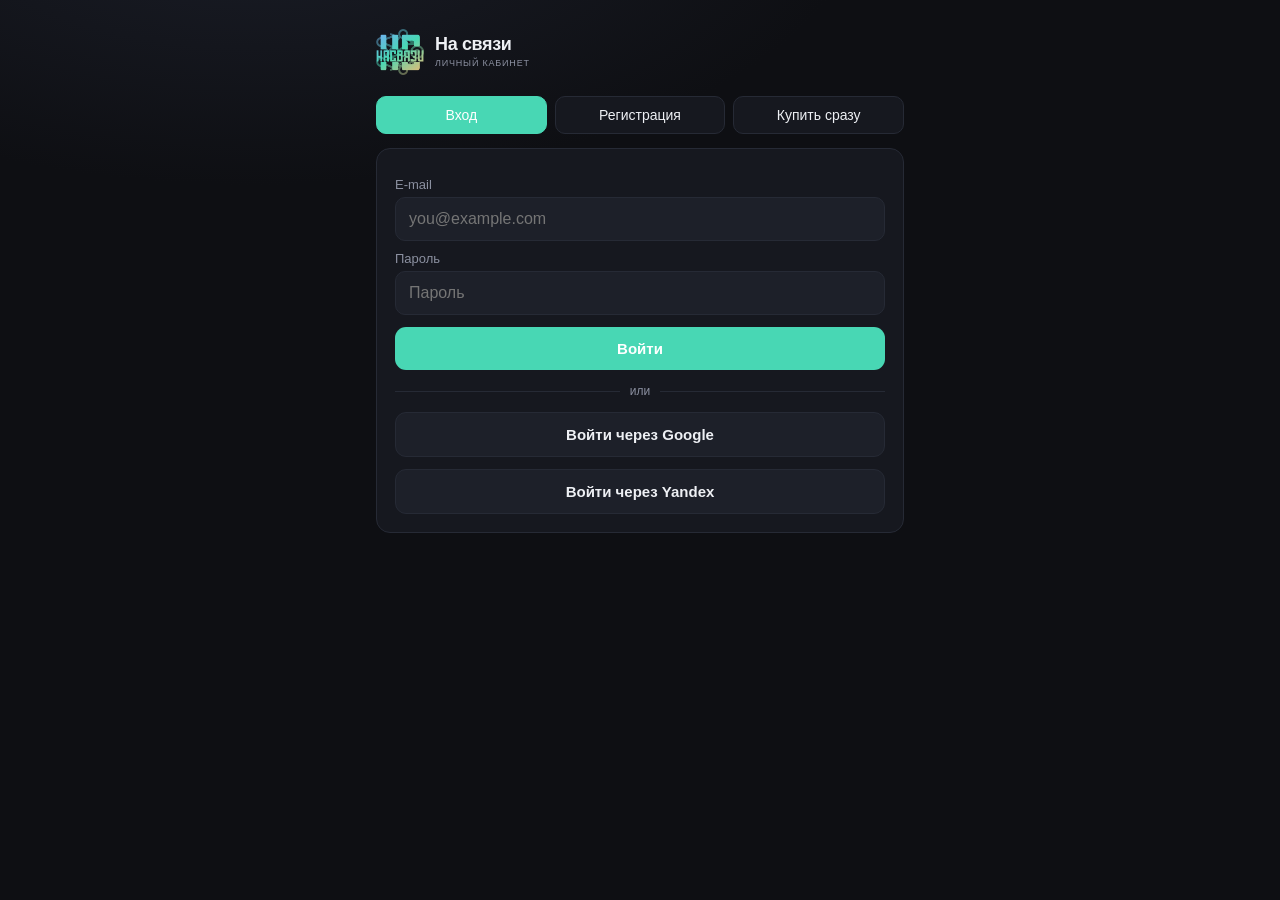
<file: web/index.html>
<!doctype html>
<html lang="ru">
<head>
  <meta charset="utf-8" />
  <meta name="viewport" content="width=device-width, initial-scale=1, viewport-fit=cover" />
  <title>На связи — личный кабинет</title>
  <link rel="stylesheet" href="style.css?v=connect-v2" />
</head>
<body>
  <div id="app"></div>
  <div id="toast"></div>
  <script src="vendor/qrcode.min.js"></script>
  <script src="app.js?v=connect-v2"></script>
</body>
</html>
</file>
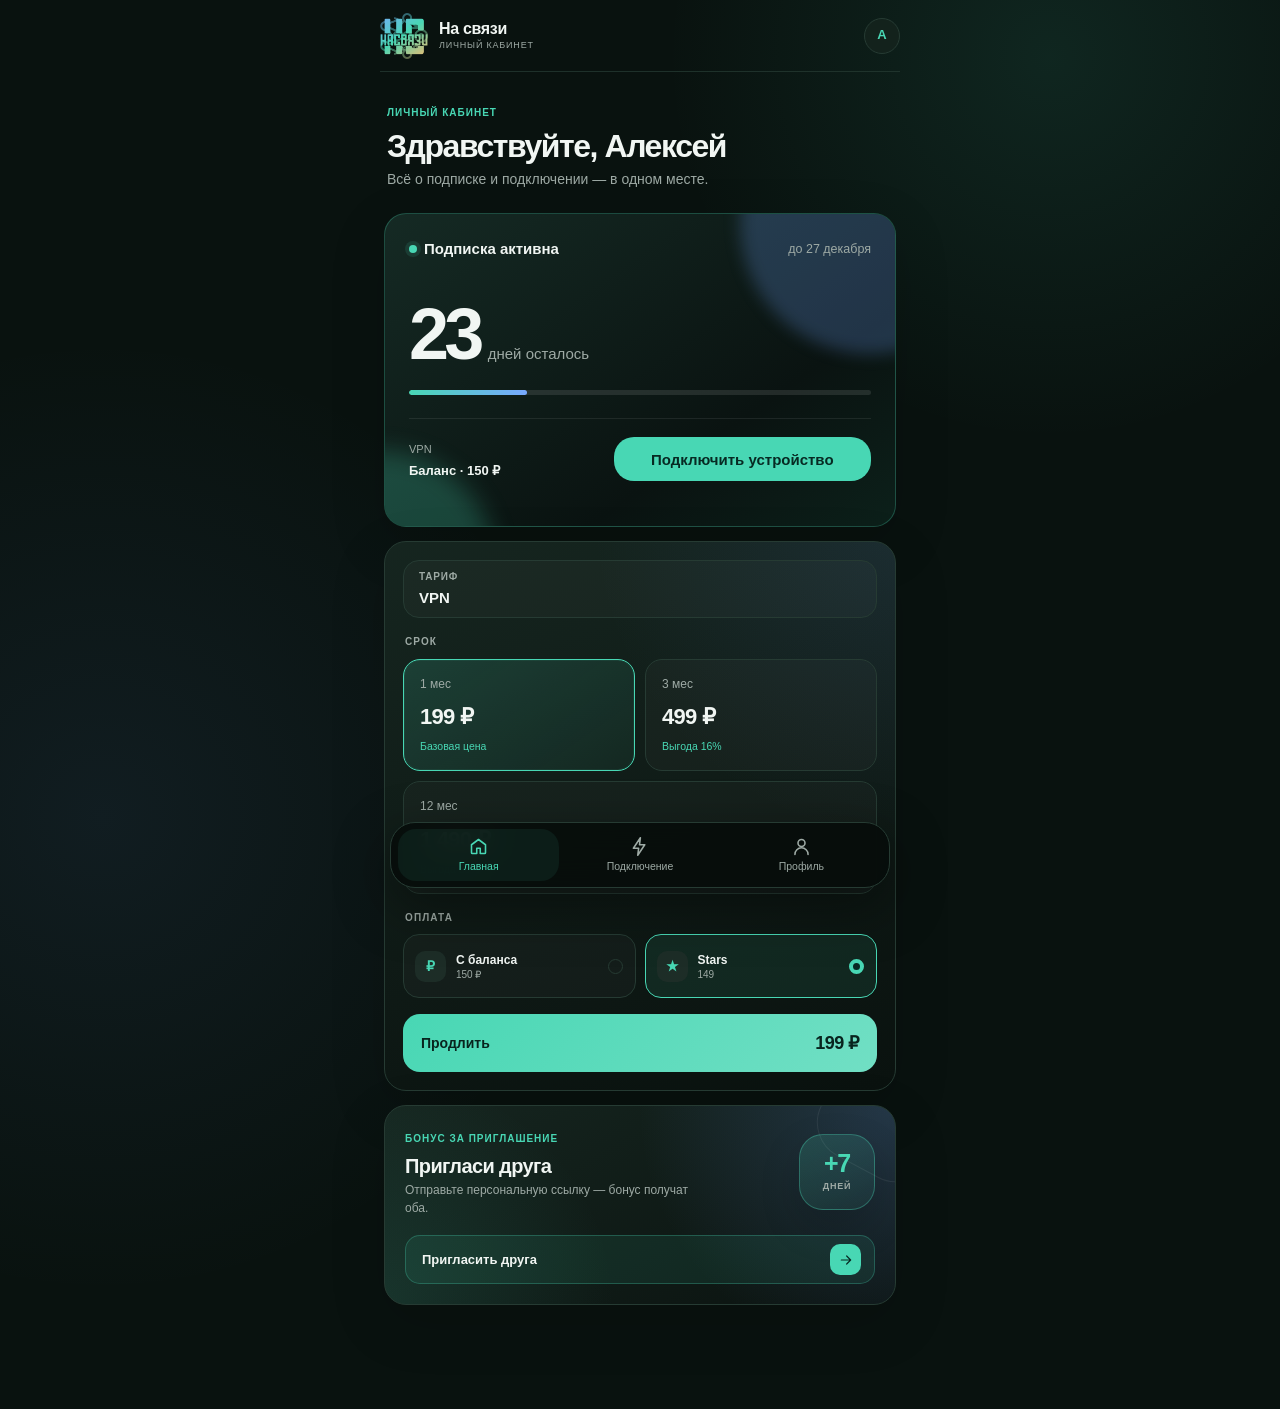
<file: miniapp/app/index.html>
<!doctype html>
<html lang="ru">
  <head>
    <meta charset="utf-8" />
    <meta
      name="viewport"
      content="width=device-width, initial-scale=1, viewport-fit=cover, user-scalable=no"
    />
    <meta name="theme-color" content="#0f1815" />
    <title>На связи</title>
    <link rel="stylesheet" href="app.css?v=connect-v2" />
  </head>
  <body data-variant="a" data-mode="dark">
    <header class="app-header">
      <div class="app-brand">
        <span class="app-brand-logo" aria-hidden="true"></span>
        <span><strong>На связи</strong><small>личный кабинет</small></span>
      </div>
      <span id="appAvatar" class="app-avatar">Н</span>
    </header>
    <div id="screen" class="screen"></div>
    <nav id="tabs" class="tabs">
      <button data-tab="home" class="on"><svg class="t-ico" viewBox="0 0 24 24" aria-hidden="true"><path d="m4 10 8-6 8 6v9a1 1 0 0 1-1 1h-5v-6h-4v6H5a1 1 0 0 1-1-1v-9Z" /></svg><span data-i18n="tabHome">Главная</span></button>
      <button data-tab="connect"><svg class="t-ico" viewBox="0 0 24 24" aria-hidden="true"><path d="M13 2 5 14h6l-1 8 8-12h-6l1-8Z" /></svg><span data-i18n="tabConnect">Подключение</span></button>
      <button data-tab="account"><svg class="t-ico" viewBox="0 0 24 24" aria-hidden="true"><circle cx="12" cy="8" r="4" /><path d="M4.5 21a7.5 7.5 0 0 1 15 0" /></svg><span data-i18n="tabAccount">Профиль</span></button>
    </nav>

    <script src="https://telegram.org/js/telegram-web-app.js"></script>
    <script src="vendor/qrcode.min.js"></script>
    <script src="mock.js"></script>
    <script src="app.js?v=connect-v2"></script>
  </body>
</html>
</file>
<file: web/style.css>
:root {
  --bg: #0e0f13;
  --card: #16181f;
  --card2: #1d2029;
  --line: #262a35;
  --fg: #eef0f4;
  --dim: #8b90a0;
  --acc: #48d7b4;
  --ok: #34c77b;
  --warn: #f5a524;
  --danger: #f0506e;
  --radius: 14px;
}
* { box-sizing: border-box; margin: 0; padding: 0; }
body {
  background: radial-gradient(1100px 500px at 20% -10%, #1a1d27 0%, var(--bg) 55%);
  color: var(--fg);
  font-family: -apple-system, "Segoe UI", Roboto, Inter, sans-serif;
  min-height: 100vh;
  -webkit-font-smoothing: antialiased;
}
#app { max-width: 560px; margin: 0 auto; padding: 22px 16px 64px; }
.brand { display: flex; align-items: center; gap: 11px; margin: 6px 0 20px; }
.brand-mark {
  width: 48px;
  height: 48px;
  flex: 0 0 auto;
  background: linear-gradient(145deg, #78a9ff 0%, #48d7b4 48%, #ffb86b 100%);
  -webkit-mask: url("assets/nasvyazi-logo.png") center / contain no-repeat;
  mask: url("assets/nasvyazi-logo.png") center / contain no-repeat;
  filter: drop-shadow(0 6px 16px rgba(72, 215, 180, .18));
}
.brand-copy { display: grid; line-height: 1.1; }
.brand-copy strong { font-size: 18px; letter-spacing: -.02em; }
.brand-copy small { margin-top: 4px; color: var(--dim); font-size: 9px; letter-spacing: .09em; text-transform: uppercase; }
.card { background: var(--card); border: 1px solid var(--line); border-radius: var(--radius); padding: 18px; margin-bottom: 14px; }
.card h2 { font-size: 16px; margin-bottom: 12px; }
.cap { font-size: 11px; letter-spacing: .6px; text-transform: uppercase; color: var(--dim); margin-bottom: 8px; }
label { display: block; font-size: 13px; color: var(--dim); margin: 10px 0 5px; }
input, select {
  width: 100%; background: var(--card2); border: 1px solid var(--line); color: var(--fg);
  border-radius: 10px; padding: 12px 13px; font-size: 16px; outline: none;
}
input:focus { border-color: var(--acc); }
.btn {
  width: 100%; border: none; border-radius: 11px; padding: 13px; font-size: 15px; font-weight: 650;
  cursor: pointer; margin-top: 12px; transition: filter .15s, transform .05s;
}
.btn:active { transform: translateY(1px); }
.btn:disabled { opacity: .5; cursor: default; }
.btn.primary { background: var(--acc); color: #fff; }
.btn.ghost { background: transparent; color: var(--fg); border: 1px solid var(--line); }
.btn.oauth { background: var(--card2); color: var(--fg); border: 1px solid var(--line); display: flex; align-items: center; justify-content: center; gap: 8px; }
.row { display: flex; gap: 10px; }
.row .btn { margin-top: 0; }
.muted { color: var(--dim); font-size: 13px; }
.tabs { display: flex; gap: 8px; margin-bottom: 14px; }
.tab { flex: 1; text-align: center; padding: 10px; border-radius: 10px; background: var(--card); border: 1px solid var(--line); cursor: pointer; font-size: 14px; }
.tab.on { background: var(--acc); color: #fff; border-color: var(--acc); }
.plan { border: 1px solid var(--line); border-radius: 11px; padding: 12px; margin-bottom: 8px; cursor: pointer; display: flex; justify-content: space-between; align-items: center; }
.plan.on { border-color: var(--acc); background: rgba(76,125,255,.08); }
.plan .name { font-weight: 650; }
.durs { display: flex; gap: 8px; flex-wrap: wrap; margin: 6px 0 4px; }
.dur { flex: 1; min-width: 90px; border: 1px solid var(--line); border-radius: 10px; padding: 9px; text-align: center; cursor: pointer; }
.dur.on { border-color: var(--acc); background: rgba(76,125,255,.08); }
.dur .m { font-size: 12px; color: var(--dim); }
.dur .p { font-weight: 700; }
.pill { display: inline-block; padding: 3px 9px; border-radius: 999px; font-size: 12px; font-weight: 600; }
.pill.ok { background: rgba(52,199,123,.15); color: var(--ok); }
.pill.warn { background: rgba(245,165,36,.15); color: var(--warn); }
.li { display: flex; justify-content: space-between; padding: 9px 0; border-bottom: 1px solid var(--line); font-size: 14px; }
.li:last-child { border-bottom: none; }
.sublink { word-break: break-all; background: var(--card2); border: 1px solid var(--line); border-radius: 10px; padding: 11px; font-family: ui-monospace, monospace; font-size: 12.5px; }
.hint { font-size: 12.5px; color: var(--dim); margin-top: 6px; }
.divider { display: flex; align-items: center; gap: 10px; color: var(--dim); font-size: 12px; margin: 14px 0; }
.divider::before, .divider::after { content: ""; flex: 1; height: 1px; background: var(--line); }
#toast {
  position: fixed; left: 50%; bottom: 24px; transform: translateX(-50%);
  background: #23262f; color: #fff; padding: 11px 16px; border-radius: 10px; font-size: 14px;
  opacity: 0; pointer-events: none; transition: opacity .2s; max-width: 90%; text-align: center;
  border: 1px solid var(--line);
}
#toast.show { opacity: 1; }
.center { text-align: center; }
.link { color: var(--acc); cursor: pointer; }
.connect-center { overflow: hidden; background: radial-gradient(circle at 100% 0, rgba(120,169,255,.13), transparent 42%), var(--card); }
.connect-center h2 { margin-bottom: 4px; font-size: 24px; }
.device-picker { margin: 16px 0 12px; border: 1px solid var(--line); border-radius: 14px; background: var(--card2); overflow: hidden; }
.device-picker summary { min-height: 58px; padding: 0 14px; display: grid; grid-template-columns: 1fr auto auto; align-items: center; gap: 9px; cursor: pointer; list-style: none; }
.device-picker summary::-webkit-details-marker { display: none; }
.device-picker summary span { color: var(--dim); font-size: 12px; }
.device-picker summary i { color: var(--acc); font-size: 18px; font-style: normal; transition: transform .18s; }
.device-picker[open] summary i { transform: rotate(180deg); }
.device-options { padding: 7px; display: grid; grid-template-columns: repeat(2,minmax(0,1fr)); gap: 6px; border-top: 1px solid var(--line); }
.device-options button { min-height: 40px; border: 1px solid transparent; border-radius: 10px; background: var(--card); color: var(--dim); cursor: pointer; }
.device-options button.on { border-color: var(--acc); background: rgba(72,215,180,.1); color: var(--fg); }
.connect-apps { display: grid; grid-template-columns: repeat(2,minmax(0,1fr)); gap: 8px; }
.connect-app { min-height: 66px; padding: 10px; display: flex; align-items: center; gap: 10px; border: 1px solid var(--line); border-radius: 13px; background: var(--card2); color: var(--fg); text-align: left; cursor: pointer; }
.connect-app.on { border-color: var(--acc); background: rgba(72,215,180,.09); }
.connect-app img, .connect-letter { width: 38px; height: 38px; flex: 0 0 auto; border-radius: 11px; object-fit: cover; }
.connect-letter { display: grid; place-items: center; background: linear-gradient(145deg,#78a9ff,#48d7b4); color: #071511; font-weight: 800; }
.connect-app > span:last-child { display: grid; gap: 2px; min-width: 0; }
.connect-app small { color: var(--dim); font-size: 10px; }
.connect-guide { margin-top: 12px; padding: 16px; border: 1px solid rgba(72,215,180,.25); border-radius: 15px; background: rgba(7,18,15,.55); }
.connect-guide h3 { margin: 0 0 6px; font-size: 18px; }
.connect-guide p { margin: 0 0 6px; color: var(--dim); font-size: 13px; line-height: 1.45; }
.link-btn { background: transparent; color: var(--dim); padding: 8px; font-size: 12px; }
.import-link { display: grid; place-items: center; text-decoration: none; }
.subscription-link { min-height: 58px; margin-top: 12px; padding: 10px 9px 10px 13px; display: grid; grid-template-columns: minmax(0,1fr) 38px; align-items: center; gap: 8px; border: 1px solid var(--line); border-radius: 13px; background: var(--card2); }
.subscription-link code { overflow: hidden; color: var(--dim); font: 500 11px/1.45 ui-monospace,monospace; white-space: nowrap; text-overflow: ellipsis; }
.icon-button { width: 36px; height: 36px; padding: 0; display: grid; place-items: center; border: 1px solid var(--line); border-radius: 10px; background: var(--card); color: var(--fg); cursor: pointer; }
.icon-button svg { width: 17px; height: 17px; fill: none; stroke: currentColor; stroke-width: 1.8; }
.qr-button { background: rgba(72,215,180,.08); color: var(--acc); border: 1px solid rgba(72,215,180,.28); }
.qr-panel { margin-top: 12px; padding: 15px; display: grid; justify-items: center; gap: 10px; border-radius: 15px; background: #fff; }
.qr-target { min-height: 216px; display: grid; place-items: center; }
.qr-target img, .qr-target canvas { width: 216px !important; height: 216px !important; border-radius: 4px; }
.qr-panel p { max-width: 230px; margin: 0; color: #40504a; font-size: 11px; line-height: 1.4; text-align: center; }
.pair-code { margin-top: 12px; padding: 15px; display: grid; justify-items: center; gap: 4px; border: 1px solid rgba(72,215,180,.28); border-radius: 13px; background: rgba(72,215,180,.08); }
.pair-code small, .pair-code span { color: var(--dim); font-size: 11px; }
.pair-code strong { font: 800 29px/1.1 ui-monospace,monospace; letter-spacing: .12em; }
</file>
<file: miniapp/app/app.css>
/* NaSvyazi client cabinet — dark-only brand shell over the existing Mini App runtime. */

* {
  box-sizing: border-box;
  -webkit-tap-highlight-color: transparent;
}
html,
body {
  margin: 0;
  padding: 0;
}
body {
  min-height: 100vh;
  background:
    radial-gradient(circle at 82% 4%, rgba(72, 215, 180, .1), transparent 24rem),
    radial-gradient(circle at 8% 58%, rgba(109, 157, 245, .08), transparent 30rem),
    var(--bg);
  color: var(--ink);
  font: 15px/1.45 var(--font, -apple-system, system-ui, "Segoe UI", Roboto, sans-serif);
  padding-bottom: calc(92px + env(safe-area-inset-bottom));
  transition: background 0.25s;
}

/* ---------- legacy dark palettes (shape compatibility for stored templates) ---------- */
body[data-variant="a"][data-mode="dark"]  { --bg:#0E1013; --card:#181B21; --ink:#EFF1F5; --sub:#8D96A3; --line:#272C34; --acc:#6E96FF; --accInk:#0D1117; --soft:#1D2636; --chip:#20242C; --tabbg:#14171C; --ok:#3ECF8E; --warn:#FF7A66; --ringoff:#3A4149; }

body[data-variant="b"][data-mode="dark"]  { --bg:#121310; --card:#1B1D19; --ink:#ECE7DA; --sub:#95907E; --line:#2B2E27; --acc:#C9A45C; --accInk:#191510; --soft:#232620; --chip:#232620; --tabbg:#171914; --ok:#5CBB8F; --warn:#E06B52; --gold:#C9A45C; }

body[data-variant="c"][data-mode="dark"]  { --bg:#1B1526; --card:#271F38; --ink:#F5EFF8; --sub:#A99DB8; --line:#39304E; --acc:#FF8B5C; --accInk:#2B1508; --soft:#3C2A24; --chip:#2E2540; --tabbg:#211A2F; --ok:#4FD3A8; --warn:#FF6B6B; }

body[data-variant="d"][data-mode="dark"]  { --bg:#000000; --card:#1C1C1E; --ink:#FFFFFF; --sub:#98989E; --line:#2C2C2E; --acc:#4FB4E8; --accInk:#06202E; --soft:#0F2A3D; --chip:#2A2A2C; --tabbg:#121212; --ok:#30D158; --warn:#FF453A; }

body[data-variant="e"][data-mode="dark"]  { --bg:#0A0F0C; --card:#101712; --ink:#D9E6DC; --sub:#74907F; --line:#1F2D24; --acc:#3DF08C; --accInk:#06130B; --soft:#133021; --chip:#172219; --tabbg:#0D130F; --ok:#3DF08C; --warn:#FF6B5E; }

body[data-variant="f"][data-mode="dark"]  { --bg:#171310; --card:#171310; --ink:#EDE6D9; --sub:#94897A; --line:#332C22; --acc:#E05B4B; --accInk:#1A0F0C; --soft:#262017; --chip:#221D15; --tabbg:#151110; --ok:#6DBB8C; --warn:#E06B52; }

body[data-variant="g"][data-mode="dark"]  { --bg:linear-gradient(160deg,#150E33,#1A1243 45%,#2B1254); --card:rgba(255,255,255,0.07); --ink:#F1EDFF; --sub:#9C93C4; --line:rgba(255,255,255,0.16); --acc:#9D7BFF; --acc2:#33E0F2; --accInk:#10082A; --soft:rgba(157,123,255,0.22); --chip:rgba(255,255,255,0.10); --tabbg:rgba(20,13,45,0.75); --ok:#3BE39B; --warn:#FF6B84; }

body[data-variant="h"][data-mode="dark"]  { --bg:#141410; --card:#1D1D16; --ink:#F2F1E6; --sub:#9A9A8C; --line:#EDEBDC; --acc:#D3F55C; --accInk:#131308; --soft:#2C301A; --chip:#24241B; --tabbg:#191912; --ok:#7FD86B; --warn:#FF6B5E; }

/* ---------- per-theme typography & shape ---------- */
body[data-variant="b"] { --font: Georgia, "Times New Roman", serif; --radius: 10px; }
body[data-variant="b"] .big-num, body[data-variant="f"] .big-num { font-family: "Instrument Serif", Georgia, serif; }
body[data-variant="c"] { --font: "Nunito", system-ui, sans-serif; --radius: 22px; }
body[data-variant="d"] { --radius: 10px; }
body[data-variant="e"] { --font: "JetBrains Mono", ui-monospace, monospace; --radius: 6px; font-size: 13.5px; }
body[data-variant="f"] { --font: Georgia, serif; --radius: 0px; }
body[data-variant="f"] .card { border-left: 0; border-right: 0; box-shadow: none; }
body[data-variant="g"] { --radius: 20px; }
body[data-variant="g"] .card { -webkit-backdrop-filter: blur(16px); backdrop-filter: blur(16px); border: 1px solid var(--line); }
body[data-variant="g"] .btn.primary { background: linear-gradient(135deg, var(--acc), var(--acc2, var(--acc))); box-shadow: 0 8px 22px -8px var(--acc); }
body[data-variant="h"] { --font: "Unbounded", "Archivo Black", system-ui, sans-serif; --radius: 14px; font-size: 13.5px; }
body[data-variant="h"] .card { border: 2px solid var(--line); box-shadow: 4px 4px 0 var(--line); }
body[data-variant="h"] .btn.primary { border: 2px solid var(--line); box-shadow: 3px 3px 0 var(--line); }

/* One NaSvyazi brand, regardless of the legacy template value stored in admin. */
body[data-variant][data-mode="dark"] {
  --bg: #09120f;
  --card: rgba(20, 34, 29, .94);
  --ink: #f1f6f3;
  --sub: #9eaaa5;
  --line: #263b33;
  --acc: #48d7b4;
  --accInk: #072a23;
  --soft: #203b33;
  --chip: #1d2d27;
  --tabbg: rgba(7, 13, 11, .94);
  --ok: #48d7b4;
  --warn: #ff7a66;
  --ringoff: #30443d;
  --font: -apple-system, BlinkMacSystemFont, "SF Pro Text", "Segoe UI", sans-serif;
  --radius: 22px;
}
body[data-variant][data-mode="dark"] .card {
  border: 1px solid var(--line);
  box-shadow: 0 18px 55px rgba(0, 0, 0, .15);
  -webkit-backdrop-filter: none;
  backdrop-filter: none;
}
body[data-variant][data-mode="dark"] .btn.primary {
  border: 0;
  background: var(--acc);
  box-shadow: none;
}

/* ---------- layout ---------- */
.app-header {
  width: min(520px, calc(100% - 28px));
  min-height: 72px;
  margin: 0 auto;
  display: flex;
  align-items: center;
  justify-content: space-between;
  gap: 16px;
  border-bottom: 1px solid color-mix(in srgb, var(--line) 76%, transparent);
}
.app-brand { display: flex; align-items: center; gap: 11px; }
.app-brand-logo {
  width: 48px;
  height: 48px;
  flex: 0 0 auto;
  background: linear-gradient(145deg, #78a9ff 0%, #48d7b4 48%, #ffb86b 100%);
  -webkit-mask: url("assets/nasvyazi-logo.png") center / contain no-repeat;
  mask: url("assets/nasvyazi-logo.png") center / contain no-repeat;
  filter: drop-shadow(0 6px 16px rgba(72, 215, 180, .18));
}
.app-brand > span { display: grid; line-height: 1.1; }
.app-brand strong { font-size: 16px; letter-spacing: -.02em; }
.app-brand small { margin-top: 4px; color: var(--sub); font-size: 9px; letter-spacing: .09em; text-transform: uppercase; }
.app-avatar { width: 36px; height: 36px; display: grid; place-items: center; border: 1px solid var(--line); border-radius: 50%; background: var(--card); color: var(--acc); font-size: 13px; font-weight: 800; }
.screen {
  max-width: 540px;
  margin: 0 auto;
  padding: 26px 14px 12px;
  display: grid;
  gap: 14px;
}
.home-intro, .screen-intro { margin: 2px 3px 10px; }
.home-eyebrow { color: var(--acc); font-size: 10px; font-weight: 800; letter-spacing: .1em; text-transform: uppercase; }
.home-intro h1, .screen-intro h1 { margin: 8px 0 6px; font-size: 32px; line-height: 1.04; letter-spacing: -.045em; }
.home-intro p, .screen-intro p { margin: 0; color: var(--sub); font-size: 14px; }
.card {
  background: var(--card);
  border: 1px solid var(--line);
  border-radius: var(--radius, 14px);
  padding: 16px;
}
.status-card { position: relative; min-height: 314px; overflow: hidden; padding: 24px; border-color: rgba(72,215,180,.28) !important; background: linear-gradient(145deg, #152a24 0%, #0a1311 68%, #0c201a 100%); color: var(--ink); }
.status-card::before { content: ""; position: absolute; width: 260px; height: 260px; right: -105px; top: -120px; border-radius: 50%; background: rgba(109,157,245,.24); filter: blur(8px); }
.status-card::after { content: ""; position: absolute; width: 230px; height: 230px; left: -120px; bottom: -155px; border-radius: 50%; background: rgba(72,215,180,.24); filter: blur(12px); }
.status-card > * { position: relative; z-index: 1; }
.status-card .sub { color: var(--sub); }
.status-card .dot { background: var(--ok); box-shadow: 0 0 0 4px rgba(72,215,180,.12); }
.status-card .big-num { margin-top: 24px; font-size: 72px; letter-spacing: -.065em; }
.status-card .prog { height: 5px; margin-top: 20px !important; background: rgba(255,255,255,.1); }
.status-card .prog > i { background: linear-gradient(90deg, var(--acc), #78a9ff); }
.status-footer { margin-top: 23px; padding-top: 18px; display: grid; grid-template-columns: 1fr 1.35fr; gap: 14px; align-items: end; border-top: 1px solid rgba(255,255,255,.08); }
.status-meta { display: grid; gap: 4px; }
.status-meta span { color: var(--sub); font-size: 11px; }
.status-meta strong { font-size: 13px; }
.status-connect { min-height: 48px; border-radius: 15px; background: var(--acc); color: var(--accInk); font-size: 13px; font-weight: 800; }
.plans-card { padding: 18px; display: grid; gap: 16px; overflow: hidden; background: radial-gradient(circle at 105% -5%, rgba(109,157,245,.11), transparent 42%), linear-gradient(160deg, rgba(22,38,32,.98), rgba(10,18,15,.99)); }
.plans-card .h-cap { color: var(--acc); font-weight: 800; }
.referral-card { position: relative; min-height: 190px; padding: 20px; display: grid; gap: 18px; overflow: hidden; background: radial-gradient(circle at 100% 0, rgba(109,157,245,.22), transparent 47%), radial-gradient(circle at 0 100%, rgba(72,215,180,.12), transparent 42%), linear-gradient(150deg, rgba(22,38,32,.98), rgba(11,19,16,.99)); }
.referral-card::after { content: ""; position: absolute; width: 120px; height: 120px; right: -52px; top: -54px; border: 1px solid rgba(255,255,255,.07); border-radius: 38px; transform: rotate(28deg); }
.referral-card > * { position: relative; z-index: 1; }
.referral-head { display: grid; grid-template-columns: minmax(0,1fr) 76px; align-items: center; gap: 16px; }
.referral-copy { min-width: 0; }
.referral-copy h3 { margin: 7px 0 5px; font-size: 20px; line-height: 1.12; letter-spacing: -.03em; }
.referral-copy p { max-width: 285px; margin: 0; color: var(--sub); font-size: 12px; line-height: 1.45; }
.referral-reward { width: 76px; height: 76px; display: grid; align-content: center; justify-items: center; border: 1px solid rgba(72,215,180,.35); border-radius: 24px; background: linear-gradient(145deg, rgba(72,215,180,.18), rgba(72,215,180,.05)); box-shadow: 0 16px 40px rgba(0,0,0,.16); }
.referral-reward strong { color: var(--acc); font-size: 25px; line-height: 1; letter-spacing: -.05em; }
.referral-reward small { margin-top: 4px; color: var(--sub); font-size: 9px; font-weight: 750; letter-spacing: .08em; text-transform: uppercase; }
.referral-share { width: 100%; min-height: 49px; padding: 0 13px 0 16px; display: flex; align-items: center; justify-content: space-between; gap: 12px; border: 1px solid rgba(72,215,180,.28); border-radius: 15px; background: rgba(72,215,180,.09); color: var(--ink); font: 760 13px/1 var(--font); cursor: pointer; }
.referral-share:active { transform: translateY(1px); }
.referral-arrow { width: 31px; height: 31px; display: grid; place-items: center; border-radius: 10px; background: var(--acc); color: var(--accInk); }
.referral-arrow svg { width: 16px; height: 16px; fill: none; stroke: currentColor; stroke-width: 1.8; stroke-linecap: round; stroke-linejoin: round; }
.h-cap {
  font-size: 11px;
  letter-spacing: 0.08em;
  text-transform: uppercase;
  color: var(--sub);
  margin-bottom: 8px;
}
.row {
  display: flex;
  align-items: center;
  gap: 10px;
}
.spread {
  justify-content: space-between;
}
.sub {
  color: var(--sub);
}
.big-num {
  font-size: 44px;
  font-weight: 700;
  line-height: 1;
}
.dot {
  width: 8px;
  height: 8px;
  border-radius: 50%;
  background: var(--ok);
  display: inline-block;
}
.dot.off {
  background: var(--sub);
}

.btn {
  display: block;
  width: 100%;
  text-align: center;
  border: 0;
  cursor: pointer;
  font: 600 15px/1 var(--font, system-ui);
  border-radius: calc(var(--radius, 14px) - 2px);
  padding: 14px 16px;
  min-height: 44px;
  transition: transform 0.08s, opacity 0.15s;
}
.btn:active {
  transform: scale(0.985);
}
.btn.primary {
  background: var(--acc);
  color: var(--accInk);
}
.btn.ghost {
  background: var(--chip);
  color: var(--ink);
}
.btn.sm {
  width: auto;
  padding: 9px 14px;
  font-size: 13px;
  min-height: 36px;
}
.btn:disabled {
  opacity: 0.5;
}

.prog {
  height: 8px;
  border-radius: 99px;
  background: var(--ringoff, var(--chip));
  overflow: hidden;
}
.prog > i {
  display: block;
  height: 100%;
  border-radius: 99px;
  background: var(--acc);
  transition: width 0.5s ease;
}

/* plan cards */
.plans-row {
  display: grid;
  grid-template-columns: repeat(2, minmax(0, 1fr));
  gap: 10px;
}
.plan-opt {
  min-height: 104px;
  border: 1px solid var(--line);
  border-radius: 17px;
  background: rgba(255,255,255,.025);
  padding: 16px;
  text-align: left;
  cursor: pointer;
}
.plan-opt.on {
  border-color: var(--acc);
  background: linear-gradient(145deg, rgba(72,215,180,.16), rgba(72,215,180,.06));
  box-shadow: inset 0 0 0 1px rgba(72,215,180,.08);
}
.plan-opt:last-child:nth-child(odd) { grid-column: 1 / -1; min-height: 92px; }
.plan-opt .m {
  font-size: 12px;
  color: var(--sub);
}
.plan-opt .p {
  font-weight: 780;
  margin-top: 8px;
  font-size: 22px;
  letter-spacing: -.035em;
}
.plan-opt .d {
  font-size: 10.5px;
  color: var(--ok);
  margin-top: 6px;
  min-height: 13px;
}
.badge {
  position: absolute;
  top: -8px;
  left: 50%;
  transform: translateX(-50%);
  background: var(--acc);
  color: var(--accInk);
  font-size: 9px;
  font-weight: 700;
  padding: 2px 8px;
  border-radius: 99px;
  white-space: nowrap;
}

.chips {
  display: flex;
  gap: 8px;
  flex-wrap: wrap;
}
.chip {
  border: 1.5px solid var(--line);
  background: var(--chip);
  color: var(--ink);
  border-radius: 99px;
  padding: 8px 14px;
  font-size: 13px;
  font-weight: 600;
  cursor: pointer;
}
.chip.on {
  border-color: var(--acc);
  background: var(--soft);
}

.plan-section-title { margin: 1px 2px -7px; color: var(--sub); font-size: 10px; font-weight: 800; letter-spacing: .11em; text-transform: uppercase; }
.single-tariff { min-height: 58px; padding: 0 15px; display: grid; align-content: center; gap: 2px; border: 1px solid var(--line); border-radius: 16px; background: rgba(255,255,255,.025); }
.single-tariff small, .tariff-picker summary small { color: var(--sub); font-size: 10px; font-weight: 700; letter-spacing: .08em; text-transform: uppercase; }
.single-tariff b, .tariff-picker summary b { font-size: 15px; }
.tariff-picker { border: 1px solid var(--line); border-radius: 16px; background: rgba(255,255,255,.025); overflow: hidden; }
.tariff-picker summary { min-height: 62px; padding: 0 15px; display: grid; grid-template-columns: 1fr auto; align-items: center; gap: 10px; cursor: pointer; list-style: none; }
.tariff-picker summary::-webkit-details-marker { display: none; }
.tariff-picker summary > span { display: grid; gap: 2px; }
.tariff-picker summary > i { color: var(--acc); font-size: 18px; font-style: normal; transition: transform .18s; }
.tariff-picker[open] summary > i { transform: rotate(180deg); }
.tariff-options { padding: 7px; display: grid; gap: 5px; border-top: 1px solid var(--line); }
.tariff-options button { min-height: 44px; padding: 0 11px; display: flex; align-items: center; justify-content: space-between; border: 1px solid transparent; border-radius: 12px; background: var(--chip); color: var(--sub); font: 650 13px/1 var(--font); cursor: pointer; }
.tariff-options button.on { border-color: rgba(72,215,180,.42); background: rgba(72,215,180,.1); color: var(--ink); }
.tariff-options button i { color: var(--acc); font-style: normal; }
.payment-options { display: grid; grid-template-columns: repeat(2,minmax(0,1fr)); gap: 9px; }
.payment-option { min-height: 64px; padding: 9px 11px; display: grid; grid-template-columns: 32px minmax(0,1fr) 16px; align-items: center; gap: 9px; border: 1px solid var(--line); border-radius: 16px; background: rgba(255,255,255,.025); color: var(--ink); text-align: left; cursor: pointer; }
.payment-option.on { border-color: var(--acc); background: rgba(72,215,180,.09); }
.payment-icon { width: 31px; height: 31px; display: grid; place-items: center; border-radius: 10px; background: var(--chip); color: var(--acc); font-size: 14px; font-weight: 850; }
.payment-copy { min-width: 0; display: grid; gap: 2px; }
.payment-copy b { overflow: hidden; font-size: 12px; white-space: nowrap; text-overflow: ellipsis; }
.payment-copy small { color: var(--sub); font-size: 10px; }
.payment-radio { width: 15px; height: 15px; border: 1px solid var(--line); border-radius: 50%; }
.payment-option.on .payment-radio { border: 4px solid var(--acc); background: var(--accInk); }
.checkout-button { min-height: 58px; margin-top: 0 !important; padding: 0 18px !important; display: flex !important; align-items: center; justify-content: space-between; gap: 14px; border-radius: 17px !important; background: linear-gradient(135deg, #48d7b4, #71dfc4) !important; color: #08241e !important; font-size: 14px !important; text-align: left; }
.checkout-button span { font-weight: 780; }
.checkout-button strong { flex: 0 0 auto; font-size: 18px; letter-spacing: -.025em; }
.chip:disabled {
  opacity: 0.45;
}

/* connect flow */
.step {
  display: flex;
  gap: 14px;
}
.step-icon {
  width: 42px;
  height: 42px;
  flex: 0 0 auto;
  border: 1px solid color-mix(in srgb, var(--acc) 34%, var(--line));
  border-radius: 14px;
  background: rgba(72,215,180,.1);
  color: var(--acc);
  display: grid;
  place-items: center;
  font-weight: 800;
  font-size: 20px;
}
.step-icon.done { color: #09120f; background: var(--acc); }
.connect-card { padding: 20px; background: linear-gradient(155deg, rgba(24,42,35,.95), rgba(12,21,18,.98)); }
.connect-card.featured { border-color: rgba(72,215,180,.38) !important; box-shadow: 0 24px 70px rgba(72,215,180,.08) !important; }
.mono {
  font-family: "JetBrains Mono", ui-monospace, monospace;
  font-size: 12px;
  word-break: break-all;
}
.link-box {
  background: var(--chip);
  border: 1px solid var(--line);
  border-radius: calc(var(--radius, 14px) - 4px);
  padding: 10px 12px;
}
.device-picker { position: relative; border: 1px solid var(--line); border-radius: 18px; background: var(--card); overflow: hidden; }
.device-picker summary { min-height: 62px; padding: 0 17px; display: grid; grid-template-columns: 1fr auto auto; align-items: center; gap: 10px; cursor: pointer; list-style: none; }
.device-picker summary::-webkit-details-marker { display: none; }
.device-picker summary span { color: var(--sub); font-size: 12px; }
.device-picker summary b { font-size: 14px; }
.device-picker summary i { color: var(--acc); font-size: 18px; font-style: normal; transition: transform .18s; }
.device-picker[open] summary i { transform: rotate(180deg); }
.device-options { padding: 7px; display: grid; grid-template-columns: repeat(2,minmax(0,1fr)); gap: 6px; border-top: 1px solid var(--line); }
.device-options button { min-height: 42px; border: 1px solid transparent; border-radius: 12px; background: var(--chip); color: var(--sub); font: 650 12px/1 var(--font); cursor: pointer; }
.device-options button.on { border-color: var(--acc); background: rgba(72,215,180,.11); color: var(--ink); }
.app-grid { display: grid; grid-template-columns: repeat(2, minmax(0, 1fr)); gap: 10px; }
.app-choice { min-height: 74px; padding: 12px; display: flex; align-items: center; gap: 11px; border: 1px solid var(--line); border-radius: 18px; background: var(--card); color: var(--ink); text-align: left; cursor: pointer; }
.app-choice.on { border-color: var(--acc); background: linear-gradient(145deg, rgba(72,215,180,.14), rgba(20,34,29,.96)); }
.app-choice img, .app-fallback { width: 42px; height: 42px; flex: 0 0 auto; border-radius: 13px; object-fit: cover; }
.app-fallback { display: grid; place-items: center; background: linear-gradient(145deg,#78a9ff,#48d7b4); color: #071511; font-size: 17px; font-weight: 850; }
.app-choice span:not(.app-fallback) { display: grid; gap: 3px; min-width: 0; }
.app-choice b { font-size: 14px; }
.app-choice small { color: var(--sub); font-size: 10px; }
.app-guide { display: grid; gap: 14px; padding: 22px; }
.guide-copy { margin: 0; color: var(--sub); font-size: 13px; line-height: 1.5; }
.guide-head { display: flex; align-items: center; gap: 13px; }
.guide-head h2 { margin: 3px 0 0; font-size: 24px; }
.guide-icon { width: 54px !important; height: 54px !important; border-radius: 17px !important; object-fit: cover; }
.guide-steps { display: grid; gap: 12px; padding: 14px 0; border-top: 1px solid var(--line); border-bottom: 1px solid var(--line); }
.guide-steps > div { display: grid; grid-template-columns: 27px 1fr; gap: 10px; align-items: start; }
.guide-steps span { width: 25px; height: 25px; display: grid; place-items: center; border: 1px solid rgba(72,215,180,.35); border-radius: 9px; background: rgba(72,215,180,.1); color: var(--acc); font-size: 11px; font-weight: 800; }
.guide-steps p { margin: 1px 0 0; color: var(--sub); font-size: 12.5px; line-height: 1.45; }
.missing-link { padding: 11px 13px; border: 1px dashed var(--line); border-radius: 13px; color: var(--sub); font-size: 12px; text-align: center; }
.link-copy { border: 0; background: transparent; color: var(--sub); font-size: 12px; cursor: pointer; }
.import-link { margin-top: 0; display: grid; place-items: center; text-decoration: none; }
.subscription-link { min-height: 58px; padding: 10px 9px 10px 13px; display: grid; grid-template-columns: minmax(0,1fr) 38px; align-items: center; gap: 8px; border: 1px solid var(--line); border-radius: 15px; background: var(--chip); }
.subscription-link code { overflow: hidden; color: var(--sub); font: 500 11px/1.45 ui-monospace,monospace; white-space: nowrap; text-overflow: ellipsis; }
.icon-button { width: 36px; height: 36px; padding: 0; display: grid; place-items: center; border: 1px solid var(--line); border-radius: 11px; background: var(--card); color: var(--ink); cursor: pointer; }
.icon-button svg { width: 17px; height: 17px; fill: none; stroke: currentColor; stroke-width: 1.8; }
.qr-button { margin: 0; border: 1px solid rgba(72,215,180,.28); background: rgba(72,215,180,.08); color: var(--acc); }
.qr-panel { padding: 15px; display: grid; justify-items: center; gap: 10px; border-radius: 18px; background: #fff; }
.qr-target { min-height: 216px; display: grid; place-items: center; }
.qr-target img, .qr-target canvas { width: 216px !important; height: 216px !important; border-radius: 4px; }
.qr-panel p { max-width: 230px; margin: 0; color: #40504a; font-size: 11px; line-height: 1.4; text-align: center; }
.connection-loading { min-height: 116px; display: grid; place-items: center; color: var(--sub); text-align: center; }
.tv-code { padding: 18px; display: grid; justify-items: center; gap: 5px; border: 1px solid rgba(72,215,180,.34); border-radius: 18px; background: rgba(72,215,180,.08); }
.tv-code span, .tv-code small { color: var(--sub); font-size: 11px; }
.tv-code strong { color: var(--ink); font: 850 31px/1.1 ui-monospace, monospace; letter-spacing: .12em; }
.tv-actions { display: grid; gap: 9px; }
.tv-actions .btn { margin: 0; }
.tv-note { padding: 12px 13px; border: 1px dashed var(--line); border-radius: 13px; color: var(--sub); font-size: 11.5px; line-height: 1.45; }

/* account list */
.profile-card { gap: 13px !important; min-height: 104px; padding: 20px; background: radial-gradient(circle at 88% 8%, rgba(109,157,245,.16), transparent 48%), var(--card); }
.profile-avatar { width: 52px; height: 52px; border: 1px solid rgba(72,215,180,.28); border-radius: 18px; background: var(--soft); color: var(--acc); display: grid; place-items: center; font-weight: 800; font-size: 18px; }
.profile-balance { margin-left: auto; text-align: right; }
.profile-balance b { font-size: 18px; }
.account-summary { padding: 8px 20px; }
.legal-card { padding: 10px 16px 8px; }
.legal-link { width: 100%; min-height: 48px; padding: 0; border: 0; border-top: 1px solid var(--line); background: transparent; color: var(--ink); display: flex; align-items: center; justify-content: space-between; gap: 14px; font: inherit; text-align: left; cursor: pointer; }
.legal-link span:last-child { color: var(--acc); font-size: 18px; }
.li {
  display: flex;
  align-items: center;
  justify-content: space-between;
  gap: 10px;
  padding: 12px 0;
  border-bottom: 1px solid var(--line);
  font-size: 14px;
}
.li:last-child {
  border-bottom: 0;
}

.inp {
  width: 100%;
  border: 1.5px solid var(--line);
  border-radius: calc(var(--radius, 14px) - 4px);
  background: var(--card);
  color: var(--ink);
  font: 500 16px/1.3 var(--font, system-ui);
  padding: 11px 13px;
  outline: none;
}
.inp:focus {
  border-color: var(--acc);
}

/* tabs */
.tabs {
  position: fixed;
  left: 50%;
  width: min(500px, calc(100% - 24px));
  bottom: 12px;
  display: flex;
  transform: translateX(-50%);
  background: var(--tabbg);
  border: 1px solid var(--line);
  border-radius: 25px;
  padding: 6px 7px calc(6px + env(safe-area-inset-bottom));
  box-shadow: 0 18px 55px rgba(0,0,0,.42);
  -webkit-backdrop-filter: blur(14px);
  backdrop-filter: blur(14px);
  z-index: 10;
}
.tabs button {
  flex: 1;
  background: none;
  border: 0;
  color: var(--sub);
  font: 500 10.5px/1.2 var(--font, system-ui);
  min-height: 52px;
  padding: 7px 0 8px;
  border-radius: 18px;
  cursor: pointer;
  outline: none;
  display: grid;
  gap: 2px;
  justify-items: center;
}
.tabs button.on {
  color: var(--acc);
  background: rgba(72,215,180,.08);
}
.t-ico {
  width: 21px;
  height: 21px;
  fill: none;
  stroke: currentColor;
  stroke-width: 1.8;
  stroke-linecap: round;
  stroke-linejoin: round;
}

@media (max-width: 560px) {
  .app-header { width: calc(100% - 28px); }
  .screen { padding-top: 22px; }
  .status-card { min-height: 304px; }
  .status-card .big-num { font-size: 66px; }
}

@media (max-width: 380px) {
  .status-footer { grid-template-columns: 1fr; }
  .profile-card { align-items: flex-start; flex-wrap: wrap; }
  .profile-balance { width: 100%; margin: 4px 0 0 65px; text-align: left; }
}

/* toast + skeleton */
.toast {
  position: fixed;
  left: 50%;
  bottom: calc(76px + env(safe-area-inset-bottom));
  transform: translateX(-50%) translateY(16px);
  background: var(--ink);
  color: var(--bg);
  padding: 10px 18px;
  border-radius: 12px;
  font-size: 13.5px;
  font-weight: 600;
  opacity: 0;
  pointer-events: none;
  transition: 0.25s;
  z-index: 60;
  max-width: 90vw;
  text-align: center;
}
body[data-variant="g"] .toast {
  background: #10082a;
  color: #f1edff;
}
.toast.show {
  opacity: 1;
  transform: translateX(-50%) translateY(0);
}
.skel {
  min-height: 70vh;
  display: grid;
  place-items: center;
  color: var(--sub);
}
.spinner {
  width: 30px;
  height: 30px;
  border: 3px solid var(--chip);
  border-top-color: var(--acc);
  border-radius: 50%;
  animation: spin 0.8s linear infinite;
}
@keyframes spin {
  to {
    transform: rotate(360deg);
  }
}
.fade {
  animation: fade 0.35s ease both;
}
@keyframes fade {
  from {
    opacity: 0;
    transform: translateY(8px);
  }
}
</file>
